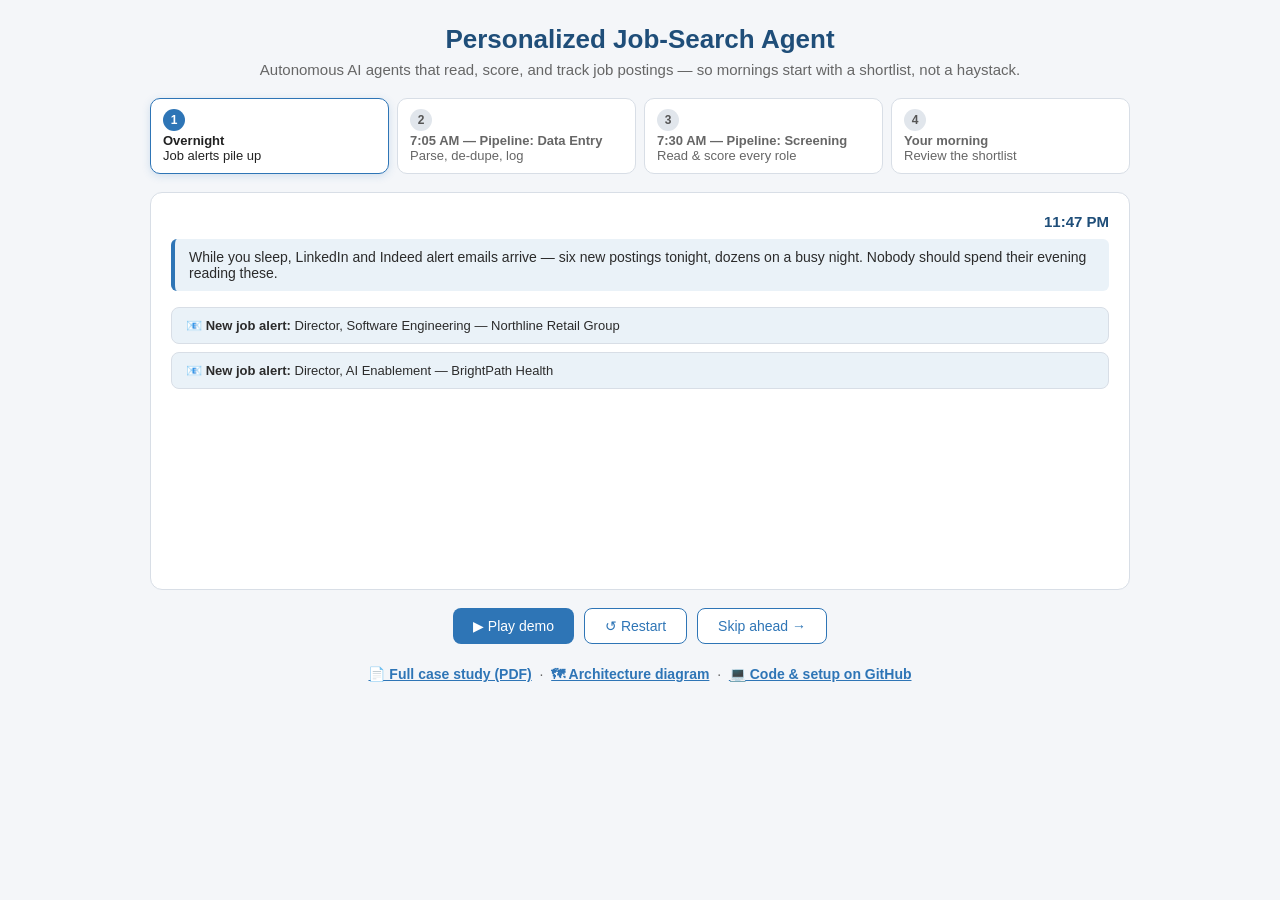
<file: docs/index.html>
<!DOCTYPE html>
<html lang="en">
<head>
<meta charset="utf-8">
<meta name="viewport" content="width=device-width, initial-scale=1">
<title>Personalized Job-Search Agent — Live Demo</title>
<style>
  :root{
    --navy:#1F4E79; --blue:#2E75B6; --lt:#EAF2F8; --amber:#D9A441; --amberbg:#FFF3DC;
    --green:#3E8E48; --greenbg:#E3F0E4; --red:#C0504D; --redbg:#F6E3E2; --gray:#666;
    --border:#D8DEE6;
  }
  *{box-sizing:border-box; margin:0; padding:0;}
  body{font-family:Arial,Helvetica,sans-serif; background:#F4F6F9; color:#2B2B2B; padding:24px;}
  .wrap{max-width:980px; margin:0 auto;}
  header{text-align:center; margin-bottom:20px;}
  header h1{color:var(--navy); font-size:26px;}
  header p{color:var(--gray); font-size:15px; margin-top:6px;}
  .stepper{display:flex; gap:8px; margin:18px 0;}
  .step{flex:1; background:#fff; border:1px solid var(--border); border-radius:10px; padding:10px 12px;
        font-size:13px; color:var(--gray); transition:all .3s; cursor:pointer;}
  .step .n{display:inline-block; width:22px; height:22px; border-radius:50%; background:#E1E6EC;
        color:#555; text-align:center; line-height:22px; font-weight:bold; margin-right:6px; font-size:12px;}
  .step.active{border-color:var(--blue); box-shadow:0 2px 8px rgba(46,117,182,.18); color:#222;}
  .step.active .n{background:var(--blue); color:#fff;}
  .step.done .n{background:var(--green); color:#fff;}
  .step b{display:block; margin-top:2px; font-size:13px;}
  .stage{background:#fff; border:1px solid var(--border); border-radius:12px; padding:20px; min-height:340px;}
  .narr{background:var(--lt); border-left:4px solid var(--blue); padding:10px 14px; border-radius:6px;
        font-size:14px; margin-bottom:16px; min-height:44px;}
  table{width:100%; border-collapse:collapse; font-size:13px;}
  th{background:var(--navy); color:#fff; text-align:left; padding:8px 10px; font-size:12px;}
  td{padding:7px 10px; border-bottom:1px solid #EEF1F5;}
  tr.row{opacity:0; transform:translateY(6px); transition:all .45s;}
  tr.row.show{opacity:1; transform:none;}
  .chip{display:inline-block; padding:2px 10px; border-radius:12px; font-weight:bold; font-size:12px;}
  .s5,.s4{background:var(--greenbg); color:var(--green);}
  .s3{background:var(--amberbg); color:#9C7A1E;}
  .s2,.s1{background:var(--redbg); color:var(--red);}
  .st{font-size:11.5px; font-weight:bold; padding:2px 8px; border-radius:4px;}
  .apply{background:var(--greenbg); color:var(--green);}
  .skip{background:#EFEFEF; color:#888;}
  .pending{color:#B9C2CC; font-style:italic;}
  .cards{display:grid; grid-template-columns:repeat(4,1fr); gap:12px; margin:14px 0;}
  .card{background:var(--lt); border-radius:10px; padding:14px; text-align:center; opacity:0; transform:scale(.94); transition:all .5s;}
  .card.show{opacity:1; transform:none;}
  .card .big{font-size:30px; font-weight:bold; color:var(--navy);}
  .card .lbl{font-size:12px; color:var(--gray); margin-top:4px;}
  .cta{margin-top:16px; background:var(--navy); color:#fff; border-radius:10px; padding:16px 18px; font-size:14px; line-height:1.5; opacity:0; transition:opacity .6s;}
  .cta.show{opacity:1;}
  .cta b{color:#FFD98E;}
  .controls{display:flex; gap:10px; justify-content:center; margin-top:18px;}
  button{background:var(--blue); color:#fff; border:none; border-radius:8px; padding:9px 20px;
        font-size:14px; cursor:pointer; font-family:inherit;}
  button:hover{background:var(--navy);}
  button.ghost{background:#fff; color:var(--blue); border:1px solid var(--blue);}
  .clock{font-size:13px; color:var(--gray); text-align:right; margin-bottom:8px; min-height:18px;}
  .clock b{color:var(--navy); font-size:15px;}
  .atsbtn{background:var(--blue);color:#fff;border:none;border-radius:6px;padding:5px 10px;font-size:11.5px;cursor:pointer;font-family:inherit;}
  .atsbtn:hover{background:var(--navy);} .atsbtn.ok{background:var(--green);}
  .applybtn{display:inline-block;background:#fff;color:var(--blue);border:1px solid var(--blue);border-radius:6px;padding:4px 10px;font-size:11.5px;cursor:pointer;font-family:inherit;margin-left:4px;}
  .applybtn:hover{background:var(--lt);}
  .dtabs{display:flex;gap:8px;margin:4px 0 12px;flex-wrap:wrap;}
  .dtab{background:#fff;border:1px solid var(--border);border-radius:8px;padding:7px 14px;font-size:12.5px;cursor:pointer;font-family:inherit;color:var(--gray);}
  .dtab.on{background:var(--navy);color:#fff;border-color:var(--navy);font-weight:bold;}
  select.stsel{padding:4px 5px;border:1px solid var(--border);border-radius:6px;font-size:11.5px;font-family:inherit;background:#fff;}
  select.stsel.dirty{border-color:#D9A441;background:var(--amberbg);font-weight:bold;}
  th.sortable{cursor:pointer;user-select:none;}
  #toast{position:fixed;bottom:24px;left:50%;transform:translateX(-50%);background:var(--navy);color:#fff;padding:10px 18px;border-radius:8px;font-size:13px;opacity:0;transition:opacity .3s;pointer-events:none;max-width:90%;}
  #toast.show{opacity:1;}
  @media(max-width:700px){ .stepper{flex-wrap:wrap;} .step{flex:1 1 45%;} .cards{grid-template-columns:repeat(2,1fr);} }
</style>
</head>
<body>
<div class="wrap">
  <header>
    <h1>Personalized Job-Search Agent</h1>
    <p>Autonomous AI agents that read, score, and track job postings — so mornings start with a shortlist, not a haystack.</p>
  </header>

  <div class="stepper" id="stepper">
    <div class="step" data-s="0"><span class="n">1</span><b>Overnight</b>Job alerts pile up</div>
    <div class="step" data-s="1"><span class="n">2</span><b>7:05 AM — Pipeline: Data Entry</b>Parse, de-dupe, log</div>
    <div class="step" data-s="2"><span class="n">3</span><b>7:30 AM — Pipeline: Screening</b>Read &amp; score every role</div>
    <div class="step" data-s="3"><span class="n">4</span><b>Your morning</b>Review the shortlist</div>
  </div>

  <div class="stage">
    <div class="clock" id="clock"></div>
    <div class="narr" id="narr"></div>
    <div id="content"></div>
  </div>

  <div class="controls">
    <button id="playBtn" onclick="togglePlay()">▶ Play demo</button>
    <button class="ghost" onclick="restart()">↺ Restart</button>
    <button class="ghost" onclick="nextStage()">Skip ahead →</button>
  </div>
  <div style="text-align:center;margin-top:22px;font-size:14px;color:var(--gray)">
    <a href="case-study.pdf" style="color:var(--blue);font-weight:bold">📄 Full case study (PDF)</a> &nbsp;·&nbsp;
    <a href="architecture.png" style="color:var(--blue);font-weight:bold">🗺 Architecture diagram</a> &nbsp;·&nbsp;
    <a href="https://github.com/maryistafanous/job-search-agent" style="color:var(--blue);font-weight:bold">💻 Code &amp; setup on GitHub</a>
  </div>
</div>

<div id="toast"></div>
<script>
const POSTED = ["2026-06-28","2026-06-30","2026-06-25","2026-06-27","2026-06-29","2026-06-24"];
const jobs = [
  {t:"Director, Software Engineering", c:"Northline Retail Group", sal:"$185K–$220K", score:5, gaps:"None material", status:"APPLY"},
  {t:"Director, AI Enablement", c:"BrightPath Health", sal:"$175K–$210K", score:4, gaps:"Healthcare domain (preferred only)", status:"APPLY"},
  {t:"Sr. Engineering Manager, Platforms", c:"Cobalt Commerce", sal:"$170K–$195K", score:4, gaps:"Smaller team scope", status:"APPLY"},
  {t:"Director of Technical Programs", c:"Fairmont Logistics", sal:"Unlisted", score:3, gaps:"TPM-heavy; salary unknown", status:"REVIEW"},
  {t:"Staff Site Reliability Engineer", c:"QuietSignal", sal:"$180K–$205K", score:2, gaps:"Hands-on SRE required — red-flag cap", status:"SKIP"},
  {t:"Solutions Architect (Pre-sales)", c:"Vantage CRM", sal:"$150K + comm.", score:1, gaps:"Wrong scope: IC pre-sales demos", status:"SKIP"},
];
const stages = [
  { clock:"11:47 PM", narr:"While you sleep, LinkedIn and Indeed alert emails arrive — six new postings tonight, dozens on a busy night. Nobody should spend their evening reading these." },
  { clock:"7:05 AM", narr:"The morning pipeline fires — one scheduled task running four phases in strict sequence (if the laptop was asleep, the whole pipeline simply runs on wake, still in order). First, the Data-Entry Agent parses every alert email, checks each posting against the 145 roles already tracked, and inserts only what's new into the SQLite tracker." },
  { clock:"7:30 AM", narr:"Next in the pipeline — after a career-page scan of target companies — the Screening Agent opens each posting (falling back to the employer's own careers site when LinkedIn won't render), and scores it 1–5 against a written fitness rubric and the right resume version — capturing salary, gaps, and the best interview story." },
  { clock:"9:00 AM ☕", narr:"You sit down to a live dashboard: tabs for high-fit roles, pending applications, and every posting — sortable, filterable, statuses editable inline — with one-click ATS resume generation and Apply links. Twenty minutes, done." },
];
let stage = -1, playing = false, timers = [];

function el(id){ return document.getElementById(id); }
function clearTimers(){ timers.forEach(clearTimeout); timers = []; }
function later(fn, ms){ timers.push(setTimeout(fn, ms)); }

function renderTable(mode){
  let rows = jobs.map((j,i) => {
    const scoreCell = mode >= 2 ? `<span class="chip s${j.score}">${j.score}</span>` : `<span class="pending">queued…</span>`;
    const gapCell   = mode >= 2 ? j.gaps : `<span class="pending">—</span>`;
    const salCell   = mode >= 2 ? j.sal : `<span class="pending">—</span>`;
    const stCell    = mode >= 3 ? `<span class="st ${j.status==='SKIP'?'skip':'apply'}">${j.status}</span>` : `<span class="pending">—</span>`;
    return `<tr class="row" id="r${i}"><td><b>${j.t}</b><br><span style="color:var(--gray)">${j.c}</span></td>
      <td>${salCell}</td><td>${scoreCell}</td><td style="max-width:220px">${gapCell}</td><td>${stCell}</td></tr>`;
  }).join("");
  return `<table><thead><tr><th>Role</th><th>Salary</th><th>Fit (1–5)</th><th>Key gaps</th><th>Action</th></tr></thead><tbody>${rows}</tbody></table>`;
}

function showRowsSequentially(sorted){
  jobs.forEach((_,i)=> later(()=>{ const r = el("r"+i); if(r) r.classList.add("show"); }, 250 + i*350));
}

function setStage(s){
  clearTimers();
  stage = s;
  document.querySelectorAll(".step").forEach((st,i)=>{
    st.classList.toggle("active", i===s);
    st.classList.toggle("done", i<s);
  });
  el("clock").innerHTML = "<b>" + stages[s].clock + "</b>";
  el("narr").textContent = stages[s].narr;
  const c = el("content");

  if(s===0){
    c.innerHTML = `<div style="display:grid;gap:8px">` + jobs.map((j,i)=>
      `<div class="row" id="r${i}" style="background:var(--lt);border:1px solid var(--border);border-radius:8px;padding:10px 14px;font-size:13px;opacity:0;transform:translateY(6px);transition:all .45s">
        📧 <b>New job alert:</b> ${j.t} — ${j.c}</div>`).join("") + `</div>`;
    jobs.forEach((_,i)=> later(()=>{ el("r"+i).style.opacity=1; el("r"+i).style.transform="none"; }, 300+i*450));
    if(playing) later(nextStage, 300+jobs.length*450+1800);
  }
  if(s===1){
    c.innerHTML = renderTable(1);
    showRowsSequentially();
    if(playing) later(nextStage, 250+jobs.length*350+2200);
  }
  if(s===2){
    c.innerHTML = renderTable(2);
    showRowsSequentially();
    if(playing) later(nextStage, 250+jobs.length*350+2600);
  }
  if(s===3){
    c.innerHTML =
      `<div class="cards">
        <div class="card" id="c0"><div class="big">145</div><div class="lbl">roles scored in week 1</div></div>
        <div class="card" id="c1"><div class="big">68%</div><div class="lbl">auto-skipped with reasons</div></div>
        <div class="card" id="c2"><div class="big">24</div><div class="lbl">high-fit roles surfaced</div></div>
        <div class="card" id="c3"><div class="big">20<span style="font-size:16px">min</span></div><div class="lbl">of human time per day</div></div>
      </div>
      <div class="dtabs">
        <button class="dtab on" data-v="fit" onclick="dashView('fit')">🎯 Ready (high-fit)</button>
        <button class="dtab" data-v="pend" onclick="dashView('pend')">📋 Pending — To Apply</button>
        <button class="dtab" data-v="all" onclick="dashView('all')">🗂 All postings</button>
      </div>
      <div id="dashtbl"></div>
      <div class="cta" id="cta">The same pattern — <b>ingest → evaluate against your rules → record → surface what matters</b> — works for sales leads, invoices, resumes, vendor quotes, and support tickets.<br>If your team reads, judges, and logs anything repeatedly, an agent can do the first pass.</div>`;
    [0,1,2,3].forEach(i=> later(()=>el("c"+i).classList.add("show"), 200+i*250));
    renderDash();
    later(()=>el("cta").classList.add("show"), 2200);
    later(()=>{ playing=false; el("playBtn").textContent="▶ Replay demo"; }, 3500);
  }
}

let dview = "fit", dsort = null, ddir = 1;
const DSTAT = ["To Apply","Applied","Interviewing","Offer","Rejected","SKIP"];
function dashView(v){ dview = v; dsort = null;
  document.querySelectorAll(".dtab").forEach(b=>b.classList.toggle("on", b.dataset.v===v));
  renderDash(); }
function dashSort(k){ if(dsort===k) ddir=-ddir; else { dsort=k; ddir=1; } renderDash(); }
function renderDash(){
  const box = el("dashtbl"); if(!box) return;
  let rs = jobs.map((j,i)=>({ ...j, posted: POSTED[i], st: j.status==='SKIP'?'SKIP':(j.status==='REVIEW'?'To Apply':'To Apply') }));
  if(dview==="fit")  rs = rs.filter(j=>j.score>=4);
  if(dview==="pend") rs = rs.filter(j=>j.st==="To Apply" && j.status!=="SKIP");
  const [k,d] = dsort ? [dsort,ddir] : ["score",-1];
  rs.sort((a,b)=>{ let x=a[k],y=b[k]; if(k==="score"){x=+x;y=+y;} else {x=String(x).toLowerCase();y=String(y).toLowerCase();}
    return (x<y?-1:x>y?1:0)*d; });
  const hd = (key,label)=>`<th class="sortable" onclick="dashSort('${key}')">${label}${dsort===key?(ddir>0?" ▲":" ▼"):""}</th>`;
  let h = `<table><thead><tr>${hd("t","Role")}${hd("sal","Salary")}${hd("score","Fit")}${hd("posted","Posted")}<th>Status</th><th>Actions</th></tr></thead><tbody>`;
  for(const j of rs){
    const opts = DSTAT.map(x=>`<option ${x===j.st?"selected":""}>${x}</option>`).join("");
    const acts = j.status==='SKIP' ? `<span style="color:#B9C2CC">—</span>`
      : `<button class="atsbtn" onclick="demoAts(this)">📄 ATS resume</button><button class="applybtn" onclick="demoApply()">↗ Apply</button>`;
    h += `<tr><td><b>${j.t}</b><br><span style="color:var(--gray)">${j.c}</span></td>
      <td>${j.sal}</td><td><span class="chip s${j.score}">${j.score}</span></td><td>${j.posted}</td>
      <td><select class="stsel" onchange="demoStatus(this)">${opts}</select></td><td>${acts}</td></tr>`; }
  box.innerHTML = h + "</tbody></table>";
}
function demoStatus(sel){ sel.classList.add("dirty");
  toast("Demo: status change queued — in the live system, one click copies a batch update command that Claude applies to the database safely."); }

function nextStage(){ if(stage < 3) setStage(stage+1); }
function togglePlay(){
  if(playing){ playing=false; clearTimers(); el("playBtn").textContent="▶ Resume"; }
  else { playing=true; el("playBtn").textContent="⏸ Pause";
         if(stage===-1 || stage===3) setStage(0); else setStage(stage); }
}
function restart(){ playing=true; el("playBtn").textContent="⏸ Pause"; setStage(0); }
document.querySelectorAll(".step").forEach(st=> st.addEventListener("click", ()=>{ playing=false; el("playBtn").textContent="▶ Resume"; setStage(+st.dataset.s); }));

function toast(msg){ const t = el("toast"); t.textContent = msg; t.classList.add("show");
  setTimeout(()=>t.classList.remove("show"), 3200); }
function demoAts(btn){ btn.textContent = "✓ Kit queued"; btn.classList.add("ok");
  toast("Demo: in the live system, the resume-tailor agent builds an ATS-optimized resume from your base resume — honestly mirroring the posting's keywords — and saves it to your applications folder.");
  setTimeout(()=>{ btn.textContent = "📄 Create ATS resume"; btn.classList.remove("ok"); }, 3500); }
function demoApply(){ toast("Demo: in the live system this opens the employer's application page in a new tab."); }
setStage(0);
</script>
</body>
</html>
</file>
